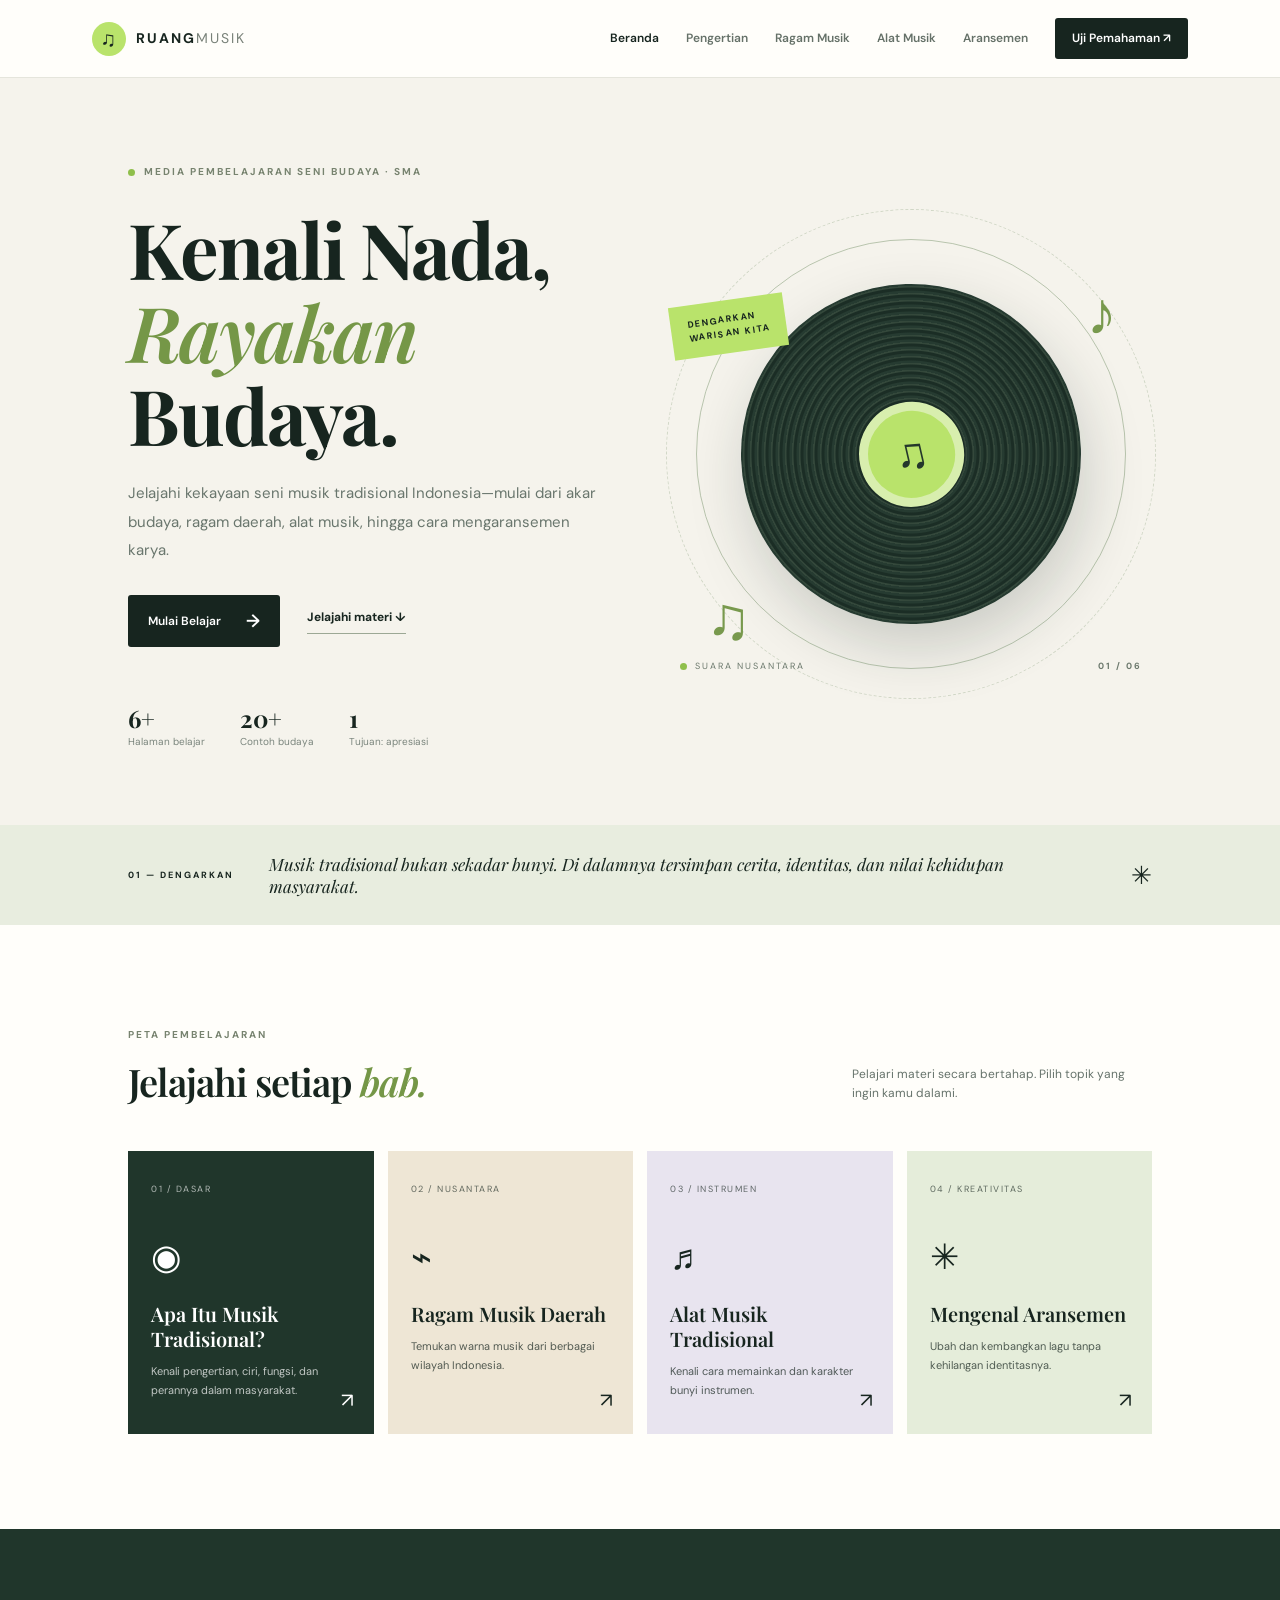
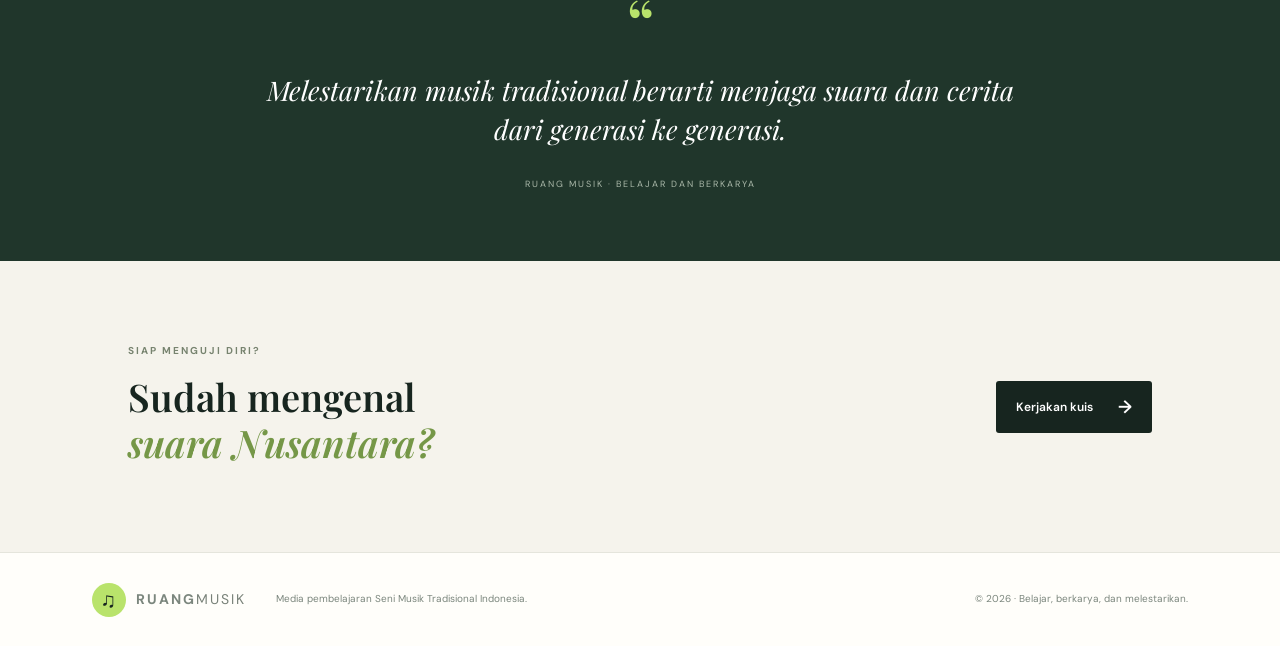
<file: index.html>
<!DOCTYPE html>
<html lang="id">
<head>
  <meta charset="UTF-8"><meta name="viewport" content="width=device-width, initial-scale=1.0">
  <title>Ruang Musik — Seni Musik Tradisional</title><link rel="stylesheet" href="style.css">
</head>
<body data-page="home">
<header class="topbar"><a class="brand" href="index.html"><span class="brand-mark">♫</span><span>RUANG<span class="brand-light">MUSIK</span></span></a><button class="menu-toggle" aria-label="Buka menu">☰</button><nav class="nav"><a class="active" href="index.html">Beranda</a><a href="pengertian.html">Pengertian</a><a href="ragam.html">Ragam Musik</a><a href="alat-musik.html">Alat Musik</a><a href="aransemen.html">Aransemen</a><a class="nav-cta" href="kuis.html">Uji Pemahaman ↗</a></nav></header>
<main>
<section class="hero">
  <div class="hero-copy"><span class="eyebrow"><i></i> MEDIA PEMBELAJARAN SENI BUDAYA · SMA</span><h1>Kenali Nada,<br><em>Rayakan</em> Budaya.</h1><p>Jelajahi kekayaan seni musik tradisional Indonesia—mulai dari akar budaya, ragam daerah, alat musik, hingga cara mengaransemen karya.</p><div class="hero-actions"><a class="btn btn-primary" href="pengertian.html">Mulai Belajar <span>→</span></a><a class="text-link" href="#jelajahi">Jelajahi materi <span>↓</span></a></div><div class="hero-meta"><div><strong>6+</strong><small>Halaman belajar</small></div><div><strong>20+</strong><small>Contoh budaya</small></div><div><strong>1</strong><small>Tujuan: apresiasi</small></div></div></div>
  <div class="hero-art"><div class="art-orbit orbit-one"></div><div class="art-orbit orbit-two"></div><div class="hero-disc"><div class="disc-center">♫</div></div><div class="floating-note note-a">♪</div><div class="floating-note note-b">♫</div><div class="art-caption"><span class="pulse"></span> SUARA NUSANTARA <b>01 / 06</b></div><div class="art-sticker">DENGARKAN<br>WARISAN KITA</div></div>
</section>
<section class="intro-strip"><span>01 — DENGARKAN</span><p>Musik tradisional bukan sekadar bunyi. Di dalamnya tersimpan cerita, identitas, dan nilai kehidupan masyarakat.</p><span class="strip-symbol">✳</span></section>
<section class="section" id="jelajahi"><div class="section-heading"><div><span class="eyebrow">PETA PEMBELAJARAN</span><h2>Jelajahi setiap <em>bab.</em></h2></div><p>Pelajari materi secara bertahap. Pilih topik yang ingin kamu dalami.</p></div>
<div class="chapter-grid">
<a class="chapter-card card-dark" href="pengertian.html"><span class="chapter-no">01 / DASAR</span><div class="chapter-icon">◉</div><h3>Apa Itu Musik Tradisional?</h3><p>Kenali pengertian, ciri, fungsi, dan perannya dalam masyarakat.</p><span class="card-arrow">↗</span></a>
<a class="chapter-card card-sand" href="ragam.html"><span class="chapter-no">02 / NUSANTARA</span><div class="chapter-icon">⌁</div><h3>Ragam Musik Daerah</h3><p>Temukan warna musik dari berbagai wilayah Indonesia.</p><span class="card-arrow">↗</span></a>
<a class="chapter-card card-lilac" href="alat-musik.html"><span class="chapter-no">03 / INSTRUMEN</span><div class="chapter-icon">♬</div><h3>Alat Musik Tradisional</h3><p>Kenali cara memainkan dan karakter bunyi instrumen.</p><span class="card-arrow">↗</span></a>
<a class="chapter-card card-green" href="aransemen.html"><span class="chapter-no">04 / KREATIVITAS</span><div class="chapter-icon">✳</div><h3>Mengenal Aransemen</h3><p>Ubah dan kembangkan lagu tanpa kehilangan identitasnya.</p><span class="card-arrow">↗</span></a>
</div></section>
<section class="quote-band"><span class="quote-mark">“</span><p>Melestarikan musik tradisional berarti menjaga suara dan cerita dari generasi ke generasi.</p><span class="quote-credit">RUANG MUSIK · BELAJAR DAN BERKARYA</span></section>
<section class="bottom-cta"><div><span class="eyebrow">SIAP MENGUJI DIRI?</span><h2>Sudah mengenal<br><em>suara Nusantara?</em></h2></div><a class="btn btn-primary" href="kuis.html">Kerjakan kuis <span>→</span></a></section>
</main><footer><a class="brand" href="index.html"><span class="brand-mark">♫</span><span>RUANG<span class="brand-light">MUSIK</span></span></a><p>Media pembelajaran Seni Musik Tradisional Indonesia.</p><span>© 2026 · Belajar, berkarya, dan melestarikan.</span></footer><script src="script.js"></script></body></html>
</file>
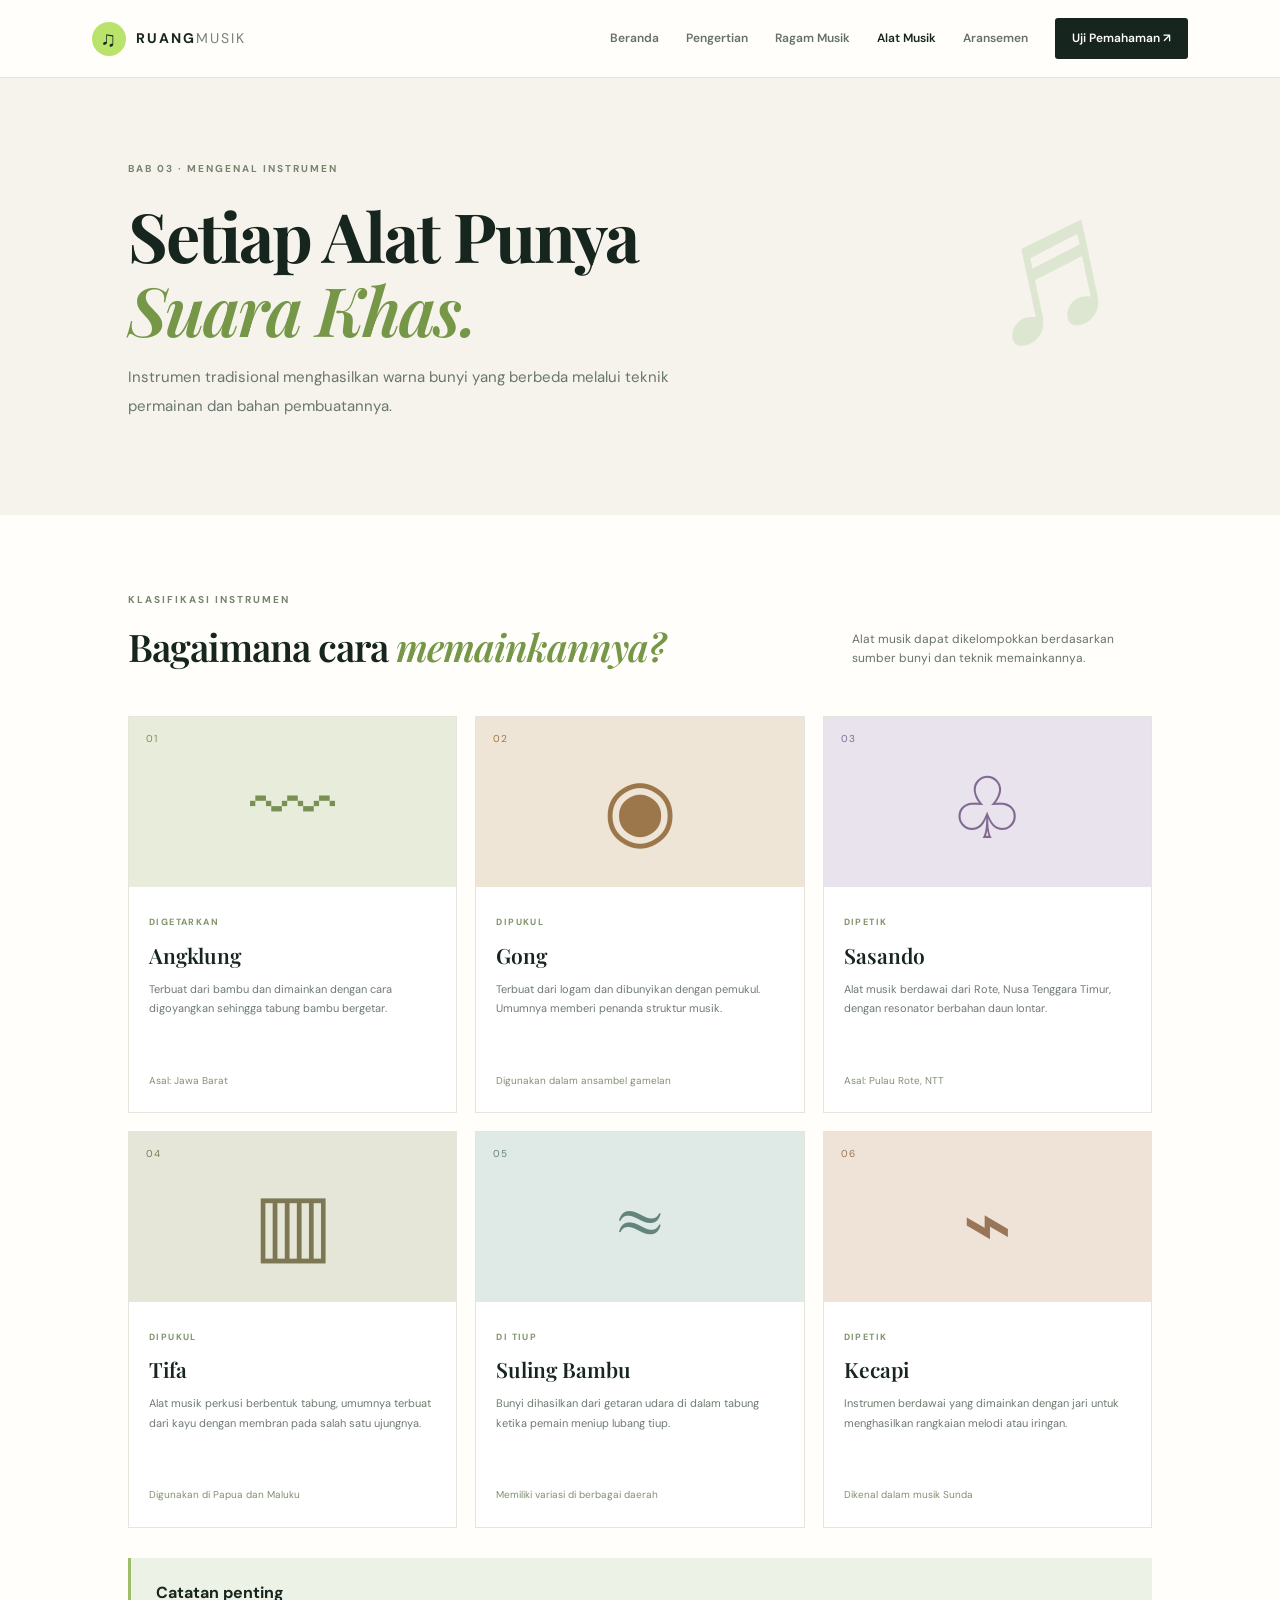
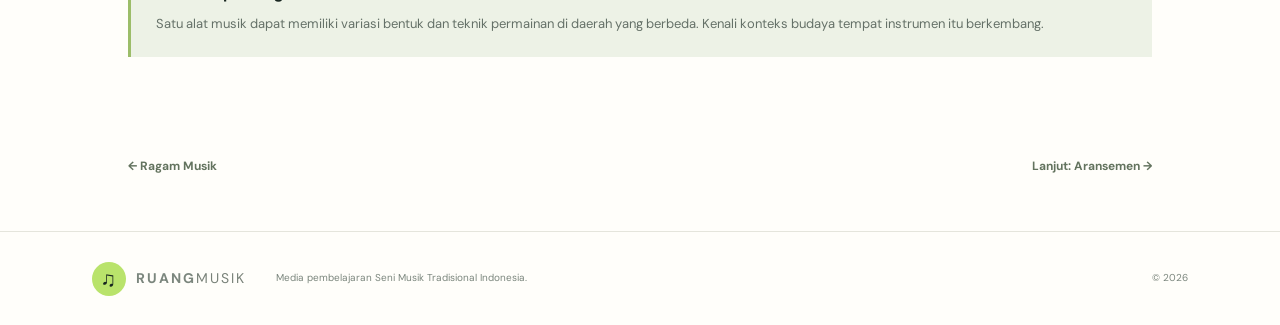
<file: alat-musik.html>
<!DOCTYPE html><html lang="id"><head><meta charset="UTF-8"><meta name="viewport" content="width=device-width, initial-scale=1.0"><title>Alat Musik — Ruang Musik</title><link rel="stylesheet" href="style.css"></head><body data-page="alat-musik"><header class="topbar"><a class="brand" href="index.html"><span class="brand-mark">♫</span><span>RUANG<span class="brand-light">MUSIK</span></span></a><button class="menu-toggle">☰</button><nav class="nav"><a href="index.html">Beranda</a><a href="pengertian.html">Pengertian</a><a href="ragam.html">Ragam Musik</a><a class="active" href="alat-musik.html">Alat Musik</a><a href="aransemen.html">Aransemen</a><a class="nav-cta" href="kuis.html">Uji Pemahaman ↗</a></nav></header><main class="inner-page"><section class="page-hero"><span class="eyebrow">BAB 03 · MENGENAL INSTRUMEN</span><h1>Setiap Alat Punya<br><em>Suara Khas.</em></h1><p>Instrumen tradisional menghasilkan warna bunyi yang berbeda melalui teknik permainan dan bahan pembuatannya.</p><div class="page-hero-shape">♬</div></section><section class="wide-content"><div class="section-heading"><div><span class="eyebrow">KLASIFIKASI INSTRUMEN</span><h2>Bagaimana cara <em>memainkannya?</em></h2></div><p>Alat musik dapat dikelompokkan berdasarkan sumber bunyi dan teknik memainkannya.</p></div><div class="instrument-grid"><article class="instrument-card"><div class="instrument-visual visual-angklung"><span>〰</span><b>01</b></div><div class="instrument-info"><span class="tag">DIGETARKAN</span><h3>Angklung</h3><p>Terbuat dari bambu dan dimainkan dengan cara digoyangkan sehingga tabung bambu bergetar.</p><small>Asal: Jawa Barat</small></div></article><article class="instrument-card"><div class="instrument-visual visual-gamelan"><span>◉</span><b>02</b></div><div class="instrument-info"><span class="tag">DIPUKUL</span><h3>Gong</h3><p>Terbuat dari logam dan dibunyikan dengan pemukul. Umumnya memberi penanda struktur musik.</p><small>Digunakan dalam ansambel gamelan</small></div></article><article class="instrument-card"><div class="instrument-visual visual-sasando"><span>♧</span><b>03</b></div><div class="instrument-info"><span class="tag">DIPETIK</span><h3>Sasando</h3><p>Alat musik berdawai dari Rote, Nusa Tenggara Timur, dengan resonator berbahan daun lontar.</p><small>Asal: Pulau Rote, NTT</small></div></article><article class="instrument-card"><div class="instrument-visual visual-tifa"><span>▥</span><b>04</b></div><div class="instrument-info"><span class="tag">DIPUKUL</span><h3>Tifa</h3><p>Alat musik perkusi berbentuk tabung, umumnya terbuat dari kayu dengan membran pada salah satu ujungnya.</p><small>Digunakan di Papua dan Maluku</small></div></article><article class="instrument-card"><div class="instrument-visual visual-suling"><span>≈</span><b>05</b></div><div class="instrument-info"><span class="tag">DI TIUP</span><h3>Suling Bambu</h3><p>Bunyi dihasilkan dari getaran udara di dalam tabung ketika pemain meniup lubang tiup.</p><small>Memiliki variasi di berbagai daerah</small></div></article><article class="instrument-card"><div class="instrument-visual visual-kecapi"><span>⌁</span><b>06</b></div><div class="instrument-info"><span class="tag">DIPETIK</span><h3>Kecapi</h3><p>Instrumen berdawai yang dimainkan dengan jari untuk menghasilkan rangkaian melodi atau iringan.</p><small>Dikenal dalam musik Sunda</small></div></article></div><div class="note-box"><b>Catatan penting</b><p>Satu alat musik dapat memiliki variasi bentuk dan teknik permainan di daerah yang berbeda. Kenali konteks budaya tempat instrumen itu berkembang.</p></div></section><div class="page-nav"><a href="ragam.html">← Ragam Musik</a><a href="aransemen.html">Lanjut: Aransemen →</a></div></main><footer><a class="brand" href="index.html"><span class="brand-mark">♫</span><span>RUANG<span class="brand-light">MUSIK</span></span></a><p>Media pembelajaran Seni Musik Tradisional Indonesia.</p><span>© 2026</span></footer><script src="script.js"></script></body></html>
</file>
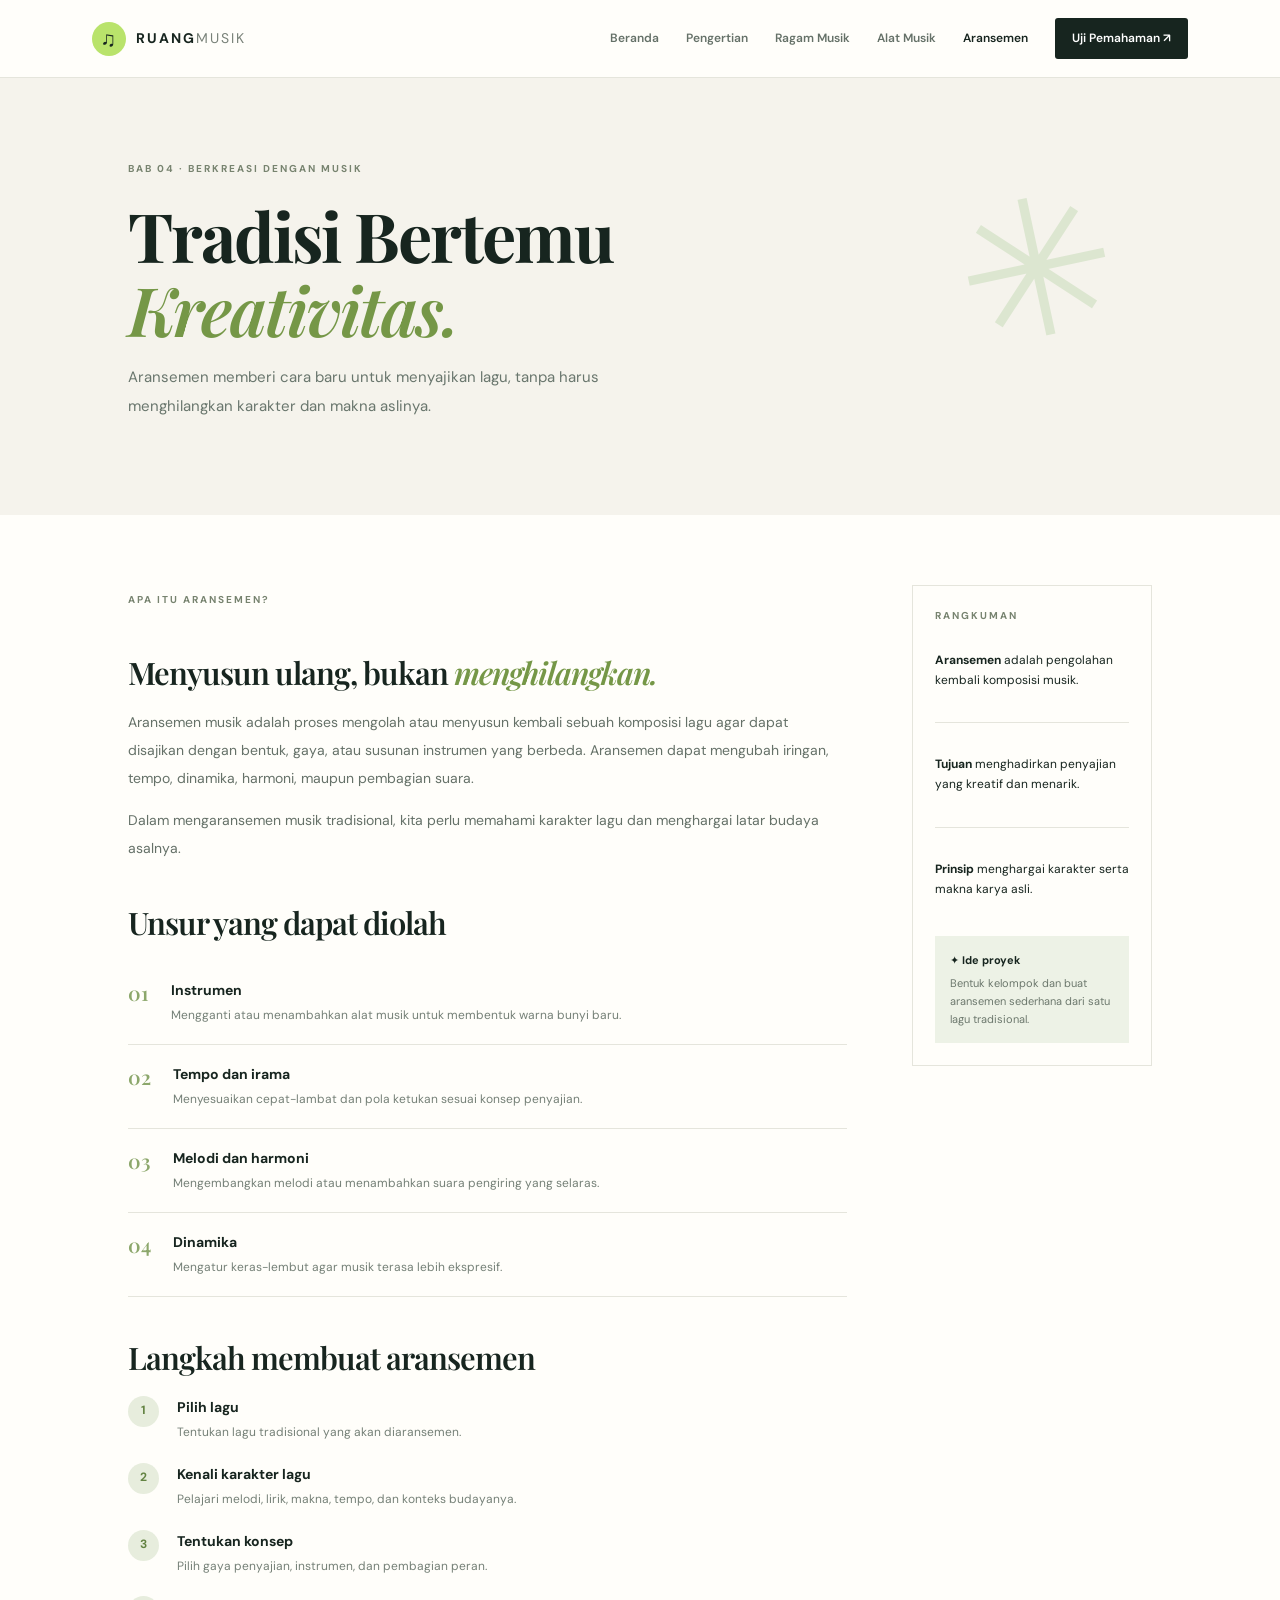
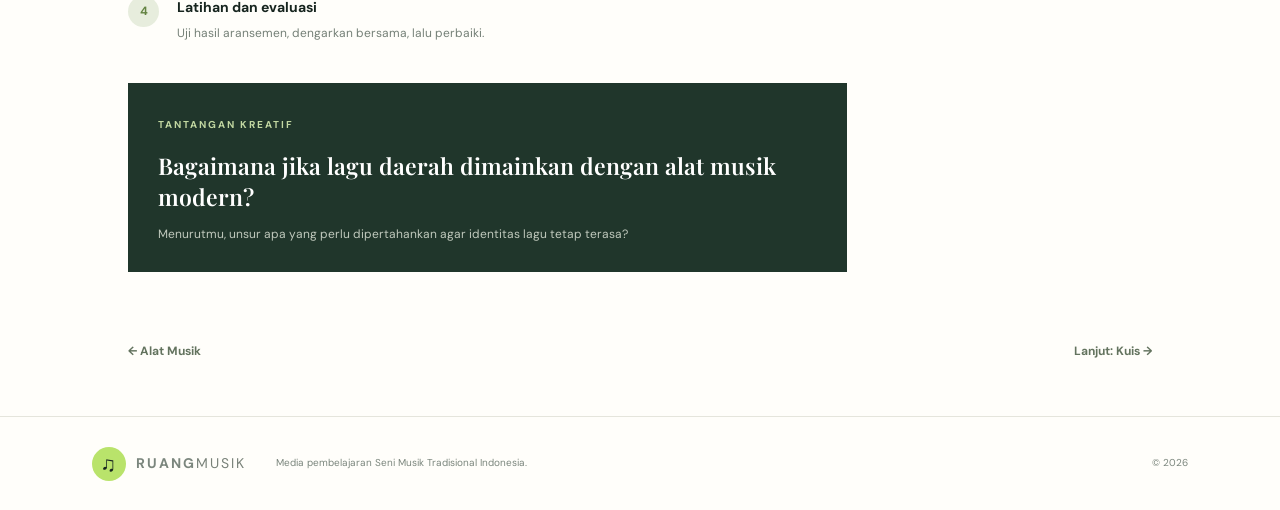
<file: aransemen.html>
<!DOCTYPE html><html lang="id"><head><meta charset="UTF-8"><meta name="viewport" content="width=device-width, initial-scale=1.0"><title>Aransemen — Ruang Musik</title><link rel="stylesheet" href="style.css"></head><body data-page="aransemen"><header class="topbar"><a class="brand" href="index.html"><span class="brand-mark">♫</span><span>RUANG<span class="brand-light">MUSIK</span></span></a><button class="menu-toggle">☰</button><nav class="nav"><a href="index.html">Beranda</a><a href="pengertian.html">Pengertian</a><a href="ragam.html">Ragam Musik</a><a href="alat-musik.html">Alat Musik</a><a class="active" href="aransemen.html">Aransemen</a><a class="nav-cta" href="kuis.html">Uji Pemahaman ↗</a></nav></header><main class="inner-page"><section class="page-hero"><span class="eyebrow">BAB 04 · BERKREASI DENGAN MUSIK</span><h1>Tradisi Bertemu<br><em>Kreativitas.</em></h1><p>Aransemen memberi cara baru untuk menyajikan lagu, tanpa harus menghilangkan karakter dan makna aslinya.</p><div class="page-hero-shape">✳</div></section><div class="content-layout"><article class="article"><span class="eyebrow">APA ITU ARANSEMEN?</span><h2>Menyusun ulang, bukan <em>menghilangkan.</em></h2><p>Aransemen musik adalah proses mengolah atau menyusun kembali sebuah komposisi lagu agar dapat disajikan dengan bentuk, gaya, atau susunan instrumen yang berbeda. Aransemen dapat mengubah iringan, tempo, dinamika, harmoni, maupun pembagian suara.</p><p>Dalam mengaransemen musik tradisional, kita perlu memahami karakter lagu dan menghargai latar budaya asalnya.</p><h2>Unsur yang dapat diolah</h2><div class="feature-list"><div><b>01</b><section><h3>Instrumen</h3><p>Mengganti atau menambahkan alat musik untuk membentuk warna bunyi baru.</p></section></div><div><b>02</b><section><h3>Tempo dan irama</h3><p>Menyesuaikan cepat-lambat dan pola ketukan sesuai konsep penyajian.</p></section></div><div><b>03</b><section><h3>Melodi dan harmoni</h3><p>Mengembangkan melodi atau menambahkan suara pengiring yang selaras.</p></section></div><div><b>04</b><section><h3>Dinamika</h3><p>Mengatur keras-lembut agar musik terasa lebih ekspresif.</p></section></div></div><h2>Langkah membuat aransemen</h2><div class="steps"><div><span>1</span><section><h3>Pilih lagu</h3><p>Tentukan lagu tradisional yang akan diaransemen.</p></section></div><div><span>2</span><section><h3>Kenali karakter lagu</h3><p>Pelajari melodi, lirik, makna, tempo, dan konteks budayanya.</p></section></div><div><span>3</span><section><h3>Tentukan konsep</h3><p>Pilih gaya penyajian, instrumen, dan pembagian peran.</p></section></div><div><span>4</span><section><h3>Latihan dan evaluasi</h3><p>Uji hasil aransemen, dengarkan bersama, lalu perbaiki.</p></section></div></div><div class="reflection"><span class="eyebrow">TANTANGAN KREATIF</span><h3>Bagaimana jika lagu daerah dimainkan dengan alat musik modern?</h3><p>Menurutmu, unsur apa yang perlu dipertahankan agar identitas lagu tetap terasa?</p></div></article><aside class="side-card"><span class="eyebrow">RANGKUMAN</span><p><b>Aransemen</b> adalah pengolahan kembali komposisi musik.</p><hr><p><b>Tujuan</b> menghadirkan penyajian yang kreatif dan menarik.</p><hr><p><b>Prinsip</b> menghargai karakter serta makna karya asli.</p><div class="side-tip">✦ <b>Ide proyek</b><p>Bentuk kelompok dan buat aransemen sederhana dari satu lagu tradisional.</p></div></aside></div><div class="page-nav"><a href="alat-musik.html">← Alat Musik</a><a href="kuis.html">Lanjut: Kuis →</a></div></main><footer><a class="brand" href="index.html"><span class="brand-mark">♫</span><span>RUANG<span class="brand-light">MUSIK</span></span></a><p>Media pembelajaran Seni Musik Tradisional Indonesia.</p><span>© 2026</span></footer><script src="script.js"></script></body></html>
</file>
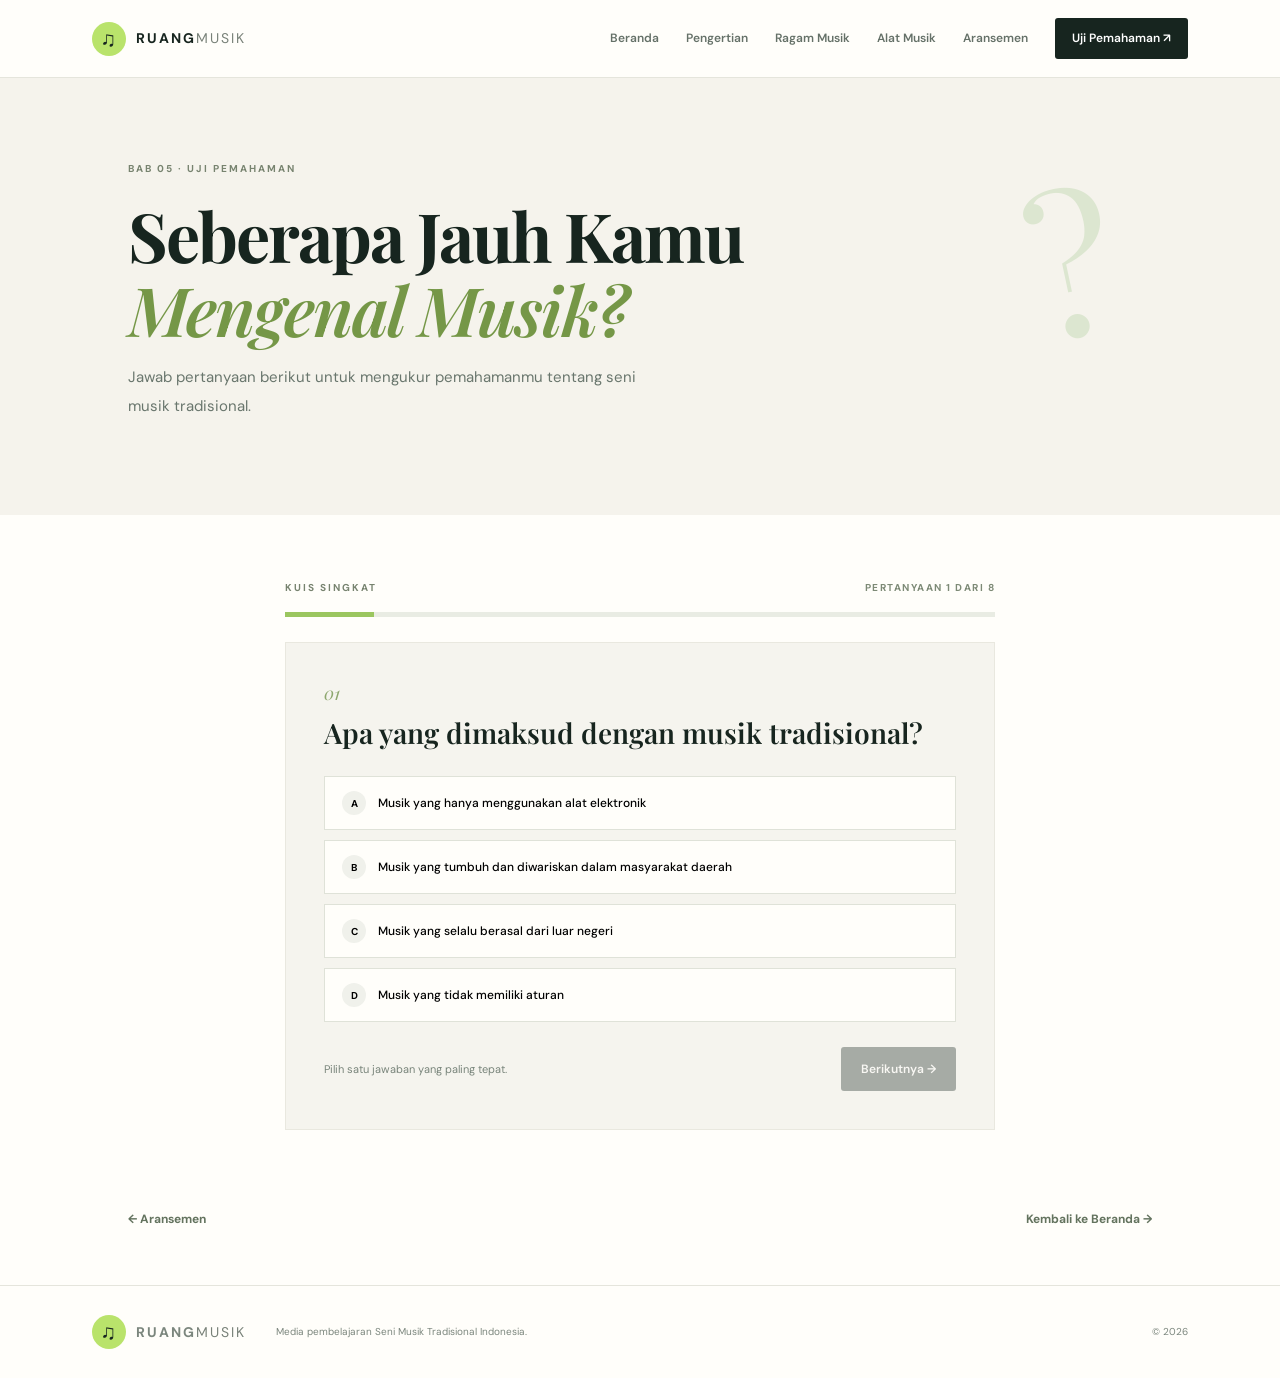
<file: kuis.html>
<!DOCTYPE html><html lang="id"><head><meta charset="UTF-8"><meta name="viewport" content="width=device-width, initial-scale=1.0"><title>Kuis — Ruang Musik</title><link rel="stylesheet" href="style.css"></head><body data-page="kuis"><header class="topbar"><a class="brand" href="index.html"><span class="brand-mark">♫</span><span>RUANG<span class="brand-light">MUSIK</span></span></a><button class="menu-toggle">☰</button><nav class="nav"><a href="index.html">Beranda</a><a href="pengertian.html">Pengertian</a><a href="ragam.html">Ragam Musik</a><a href="alat-musik.html">Alat Musik</a><a href="aransemen.html">Aransemen</a><a class="nav-cta active" href="kuis.html">Uji Pemahaman ↗</a></nav></header><main class="inner-page"><section class="page-hero"><span class="eyebrow">BAB 05 · UJI PEMAHAMAN</span><h1>Seberapa Jauh Kamu<br><em>Mengenal Musik?</em></h1><p>Jawab pertanyaan berikut untuk mengukur pemahamanmu tentang seni musik tradisional.</p><div class="page-hero-shape">?</div></section><section class="quiz-wrap"><div class="quiz-top"><span class="eyebrow">KUIS SINGKAT</span><span id="progress-label">PERTANYAAN 1 DARI 8</span></div><div class="progress"><span id="progress-bar"></span></div><div id="quiz-card" class="quiz-card"><div class="question-number" id="question-number">01</div><h2 id="question">Memuat pertanyaan...</h2><div id="answers" class="answers"></div><div class="quiz-footer"><span id="feedback">Pilih satu jawaban yang paling tepat.</span><button id="next-btn" class="btn btn-primary" disabled>Berikutnya →</button></div></div><div id="result" class="result-card hidden"><div class="result-icon">♫</div><span class="eyebrow">KUIS SELESAI</span><h2 id="result-title">Kerja bagus!</h2><p id="result-text"></p><div class="score" id="score">0/8</div><button class="btn btn-primary" id="restart-btn">Ulangi kuis ↻</button><a class="text-link" href="index.html">Kembali ke beranda →</a></div></section><div class="page-nav"><a href="aransemen.html">← Aransemen</a><a href="index.html">Kembali ke Beranda →</a></div></main><footer><a class="brand" href="index.html"><span class="brand-mark">♫</span><span>RUANG<span class="brand-light">MUSIK</span></span></a><p>Media pembelajaran Seni Musik Tradisional Indonesia.</p><span>© 2026</span></footer><script src="script.js"></script></body></html>
</file>
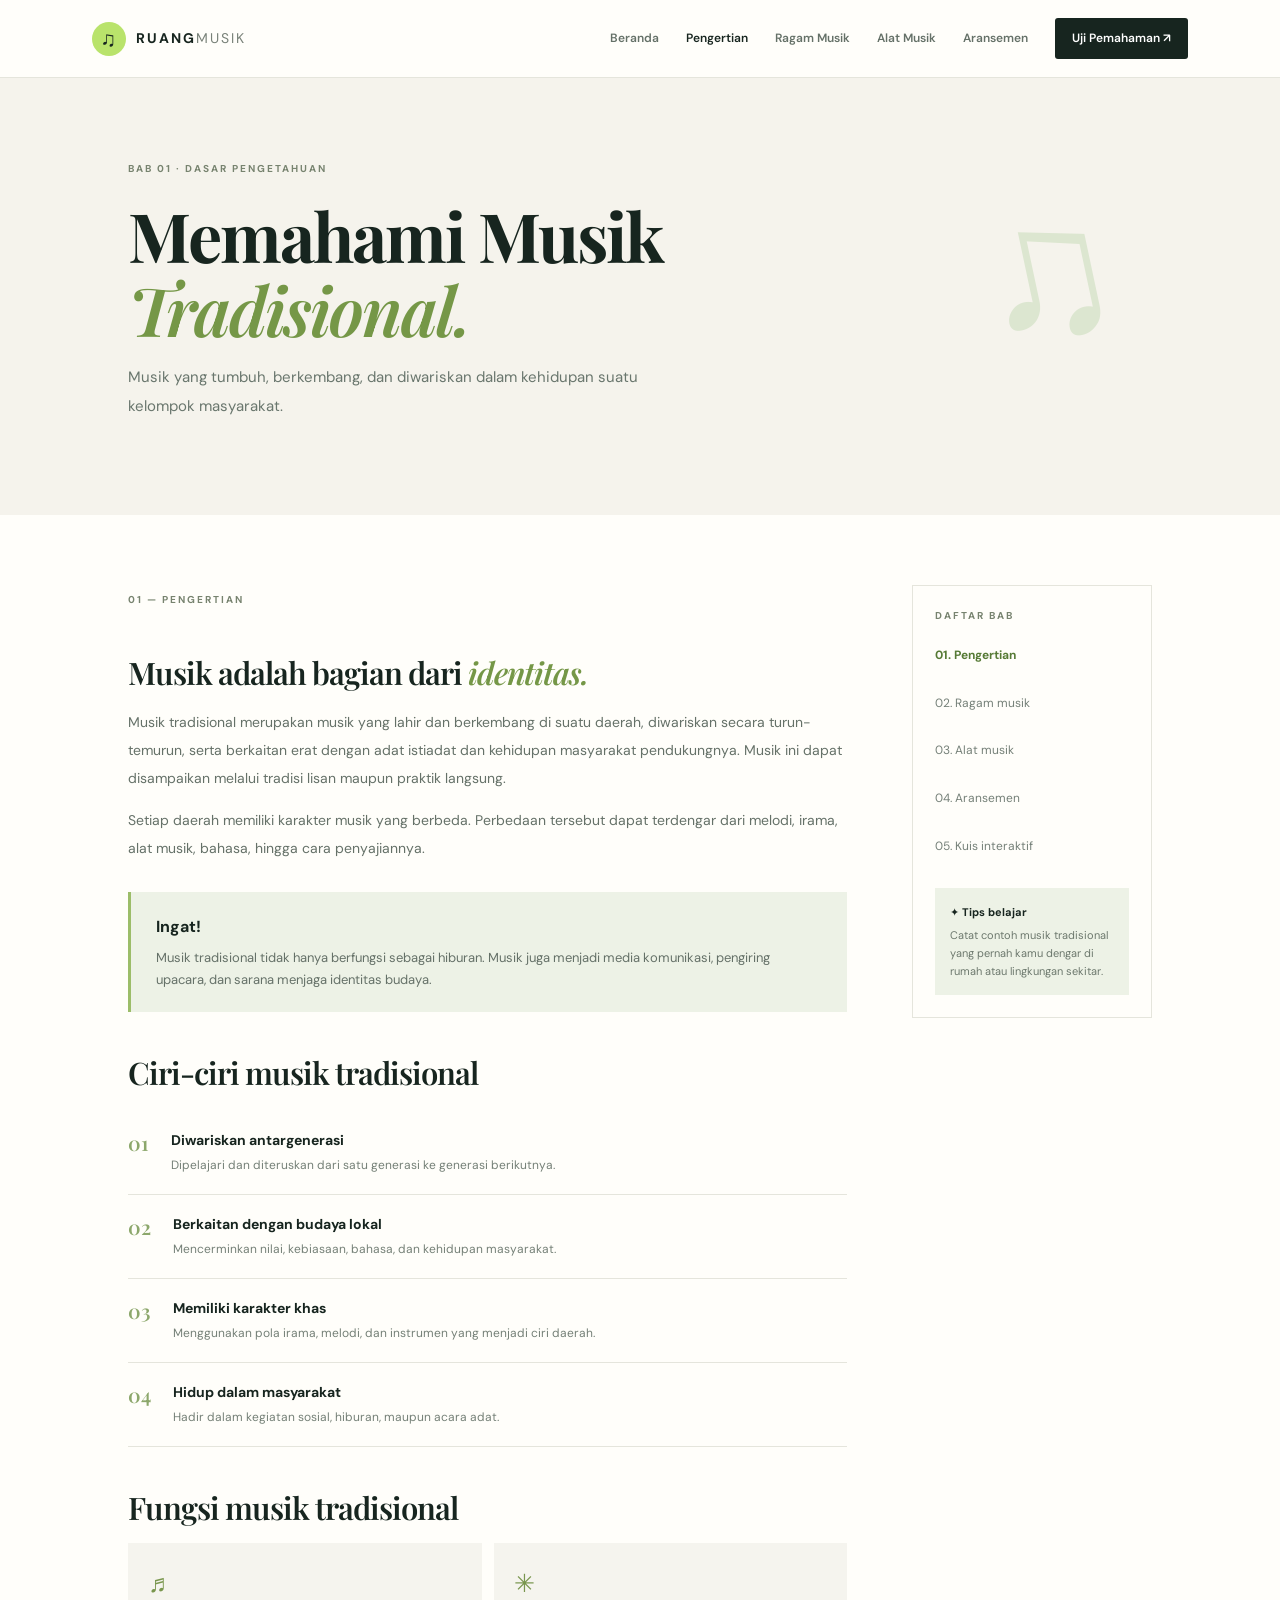
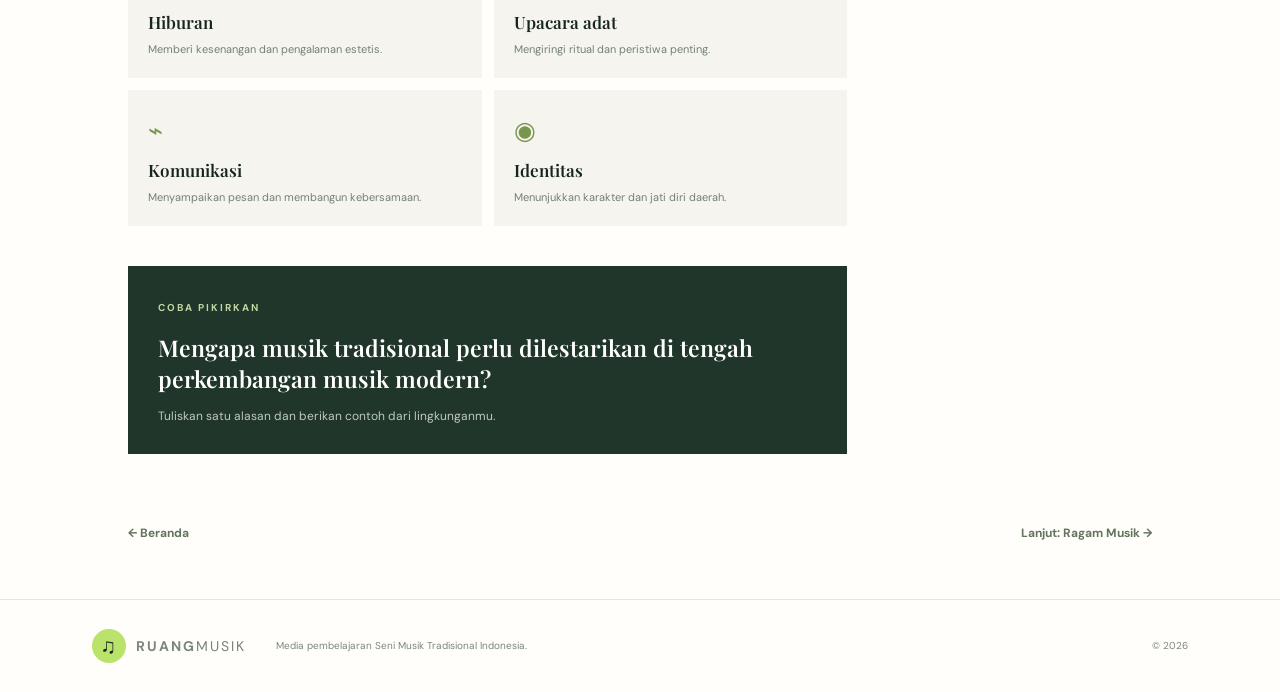
<file: pengertian.html>
<!DOCTYPE html><html lang="id"><head><meta charset="UTF-8"><meta name="viewport" content="width=device-width, initial-scale=1.0"><title>Pengertian — Ruang Musik</title><link rel="stylesheet" href="style.css"></head><body data-page="pengertian"><header class="topbar"><a class="brand" href="index.html"><span class="brand-mark">♫</span><span>RUANG<span class="brand-light">MUSIK</span></span></a><button class="menu-toggle">☰</button><nav class="nav"><a href="index.html">Beranda</a><a class="active" href="pengertian.html">Pengertian</a><a href="ragam.html">Ragam Musik</a><a href="alat-musik.html">Alat Musik</a><a href="aransemen.html">Aransemen</a><a class="nav-cta" href="kuis.html">Uji Pemahaman ↗</a></nav></header><main class="inner-page"><section class="page-hero"><span class="eyebrow">BAB 01 · DASAR PENGETAHUAN</span><h1>Memahami Musik<br><em>Tradisional.</em></h1><p>Musik yang tumbuh, berkembang, dan diwariskan dalam kehidupan suatu kelompok masyarakat.</p><div class="page-hero-shape">♫</div></section><div class="content-layout"><article class="article"><span class="eyebrow">01 — PENGERTIAN</span><h2>Musik adalah bagian dari <em>identitas.</em></h2><p>Musik tradisional merupakan musik yang lahir dan berkembang di suatu daerah, diwariskan secara turun-temurun, serta berkaitan erat dengan adat istiadat dan kehidupan masyarakat pendukungnya. Musik ini dapat disampaikan melalui tradisi lisan maupun praktik langsung.</p><p>Setiap daerah memiliki karakter musik yang berbeda. Perbedaan tersebut dapat terdengar dari melodi, irama, alat musik, bahasa, hingga cara penyajiannya.</p><div class="note-box"><b>Ingat!</b><p>Musik tradisional tidak hanya berfungsi sebagai hiburan. Musik juga menjadi media komunikasi, pengiring upacara, dan sarana menjaga identitas budaya.</p></div><h2>Ciri-ciri musik tradisional</h2><div class="feature-list"><div><b>01</b><section><h3>Diwariskan antargenerasi</h3><p>Dipelajari dan diteruskan dari satu generasi ke generasi berikutnya.</p></section></div><div><b>02</b><section><h3>Berkaitan dengan budaya lokal</h3><p>Mencerminkan nilai, kebiasaan, bahasa, dan kehidupan masyarakat.</p></section></div><div><b>03</b><section><h3>Memiliki karakter khas</h3><p>Menggunakan pola irama, melodi, dan instrumen yang menjadi ciri daerah.</p></section></div><div><b>04</b><section><h3>Hidup dalam masyarakat</h3><p>Hadir dalam kegiatan sosial, hiburan, maupun acara adat.</p></section></div></div><h2>Fungsi musik tradisional</h2><div class="mini-grid"><div class="mini-card"><span>♬</span><h3>Hiburan</h3><p>Memberi kesenangan dan pengalaman estetis.</p></div><div class="mini-card"><span>✳</span><h3>Upacara adat</h3><p>Mengiringi ritual dan peristiwa penting.</p></div><div class="mini-card"><span>⌁</span><h3>Komunikasi</h3><p>Menyampaikan pesan dan membangun kebersamaan.</p></div><div class="mini-card"><span>◉</span><h3>Identitas</h3><p>Menunjukkan karakter dan jati diri daerah.</p></div></div><div class="reflection"><span class="eyebrow">COBA PIKIRKAN</span><h3>Mengapa musik tradisional perlu dilestarikan di tengah perkembangan musik modern?</h3><p>Tuliskan satu alasan dan berikan contoh dari lingkunganmu.</p></div></article><aside class="side-card"><span class="eyebrow">DAFTAR BAB</span><a class="side-active" href="pengertian.html">01. Pengertian</a><a href="ragam.html">02. Ragam musik</a><a href="alat-musik.html">03. Alat musik</a><a href="aransemen.html">04. Aransemen</a><a href="kuis.html">05. Kuis interaktif</a><div class="side-tip">✦ <b>Tips belajar</b><p>Catat contoh musik tradisional yang pernah kamu dengar di rumah atau lingkungan sekitar.</p></div></aside></div><div class="page-nav"><a href="index.html">← Beranda</a><a href="ragam.html">Lanjut: Ragam Musik →</a></div></main><footer><a class="brand" href="index.html"><span class="brand-mark">♫</span><span>RUANG<span class="brand-light">MUSIK</span></span></a><p>Media pembelajaran Seni Musik Tradisional Indonesia.</p><span>© 2026</span></footer><script src="script.js"></script></body></html>
</file>
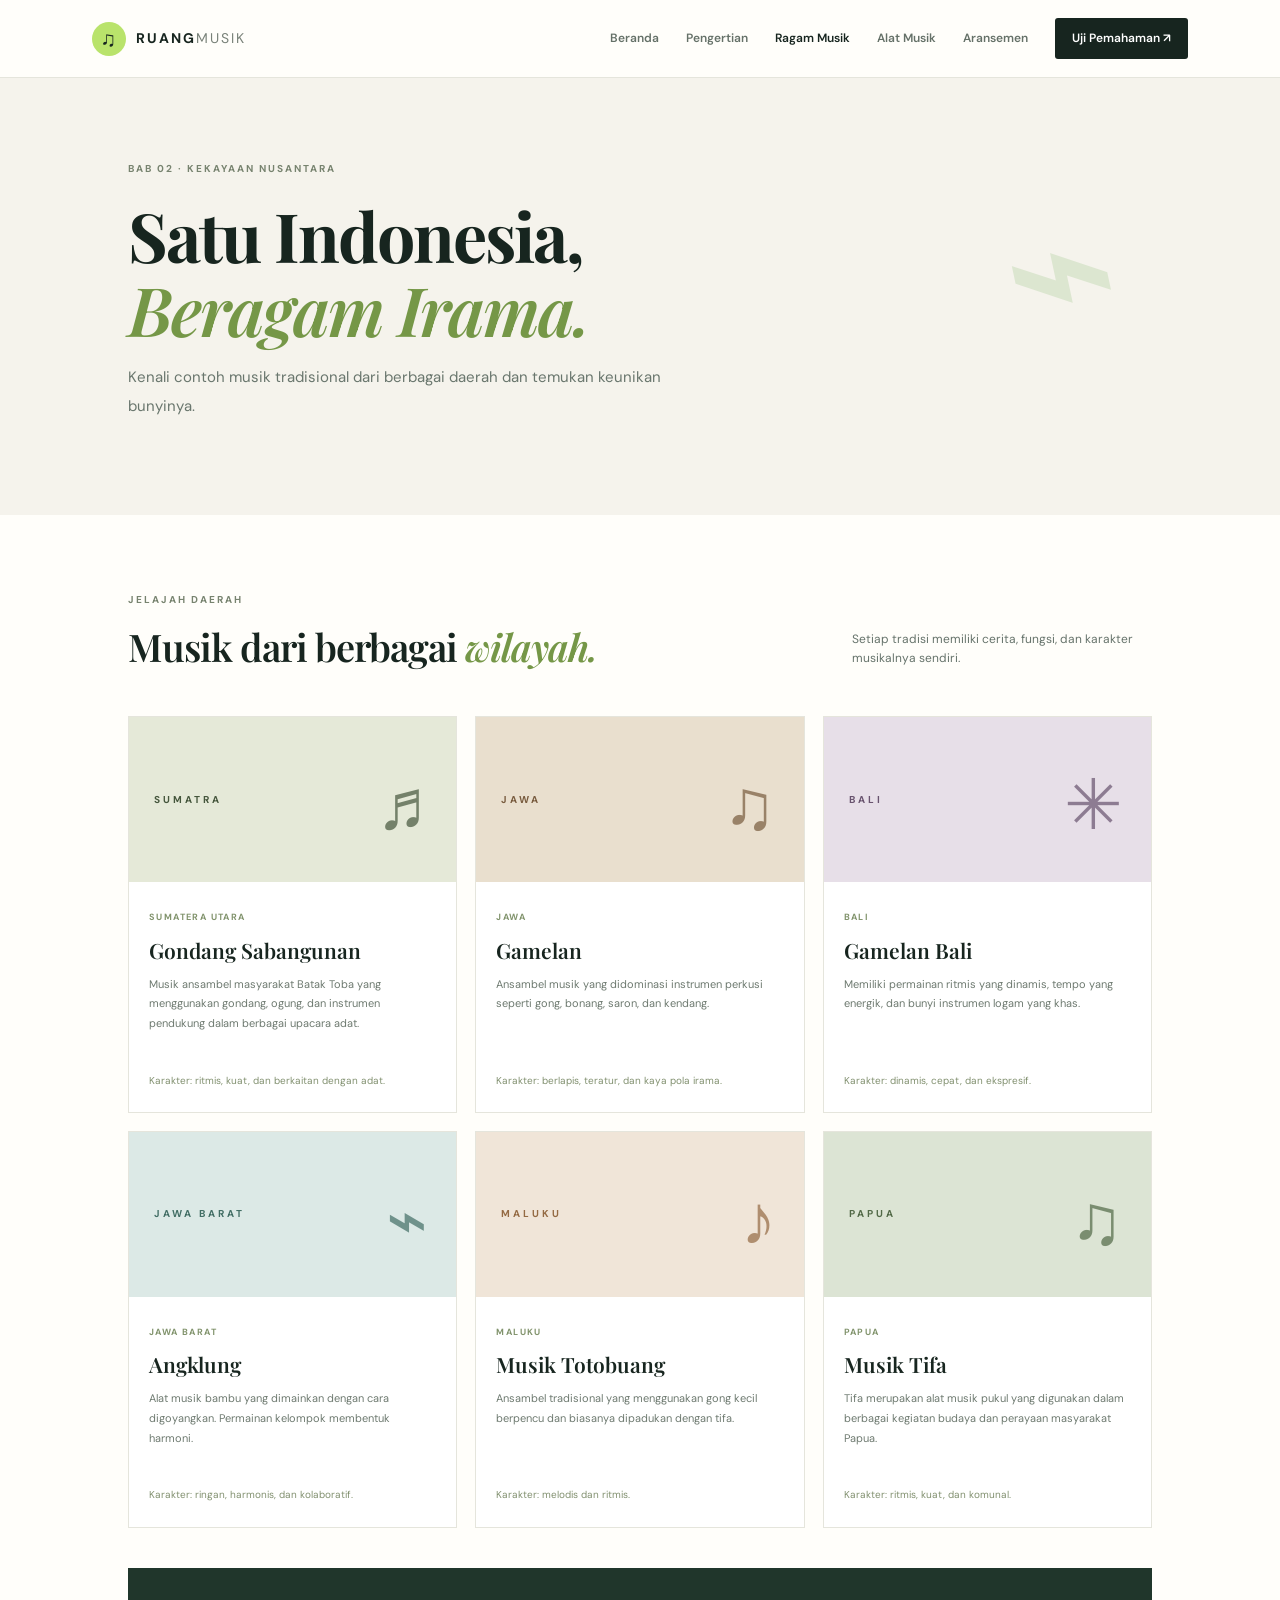
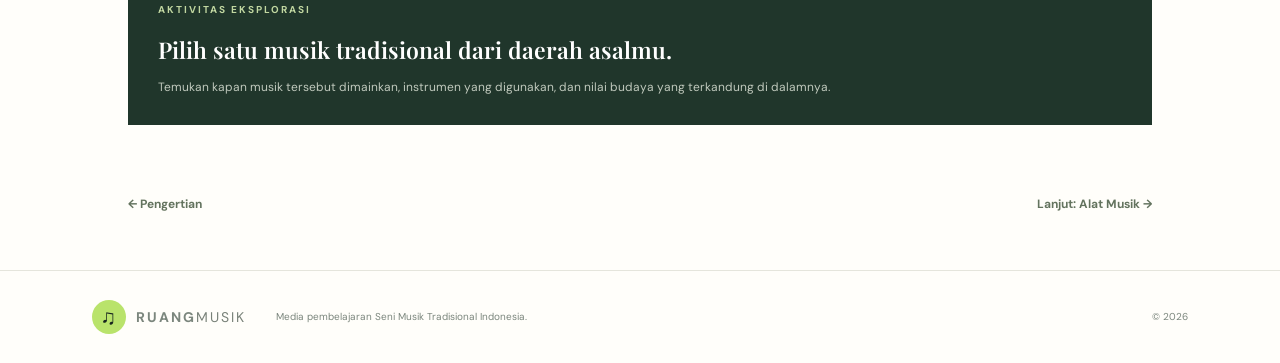
<file: ragam.html>
<!DOCTYPE html><html lang="id"><head><meta charset="UTF-8"><meta name="viewport" content="width=device-width, initial-scale=1.0"><title>Ragam Musik — Ruang Musik</title><link rel="stylesheet" href="style.css"></head><body data-page="ragam"><header class="topbar"><a class="brand" href="index.html"><span class="brand-mark">♫</span><span>RUANG<span class="brand-light">MUSIK</span></span></a><button class="menu-toggle">☰</button><nav class="nav"><a href="index.html">Beranda</a><a href="pengertian.html">Pengertian</a><a class="active" href="ragam.html">Ragam Musik</a><a href="alat-musik.html">Alat Musik</a><a href="aransemen.html">Aransemen</a><a class="nav-cta" href="kuis.html">Uji Pemahaman ↗</a></nav></header><main class="inner-page"><section class="page-hero"><span class="eyebrow">BAB 02 · KEKAYAAN NUSANTARA</span><h1>Satu Indonesia,<br><em>Beragam Irama.</em></h1><p>Kenali contoh musik tradisional dari berbagai daerah dan temukan keunikan bunyinya.</p><div class="page-hero-shape">⌁</div></section><section class="wide-content"><div class="section-heading"><div><span class="eyebrow">JELAJAH DAERAH</span><h2>Musik dari berbagai <em>wilayah.</em></h2></div><p>Setiap tradisi memiliki cerita, fungsi, dan karakter musikalnya sendiri.</p></div><div class="region-grid"><article class="region-card"><div class="region-art art-sumatra">SUMATRA <span>♬</span></div><div class="region-body"><span class="tag">SUMATERA UTARA</span><h3>Gondang Sabangunan</h3><p>Musik ansambel masyarakat Batak Toba yang menggunakan gondang, ogung, dan instrumen pendukung dalam berbagai upacara adat.</p><small>Karakter: ritmis, kuat, dan berkaitan dengan adat.</small></div></article><article class="region-card"><div class="region-art art-java">JAWA <span>♫</span></div><div class="region-body"><span class="tag">JAWA</span><h3>Gamelan</h3><p>Ansambel musik yang didominasi instrumen perkusi seperti gong, bonang, saron, dan kendang.</p><small>Karakter: berlapis, teratur, dan kaya pola irama.</small></div></article><article class="region-card"><div class="region-art art-bali">BALI <span>✳</span></div><div class="region-body"><span class="tag">BALI</span><h3>Gamelan Bali</h3><p>Memiliki permainan ritmis yang dinamis, tempo yang energik, dan bunyi instrumen logam yang khas.</p><small>Karakter: dinamis, cepat, dan ekspresif.</small></div></article><article class="region-card"><div class="region-art art-sunda">JAWA BARAT <span>⌁</span></div><div class="region-body"><span class="tag">JAWA BARAT</span><h3>Angklung</h3><p>Alat musik bambu yang dimainkan dengan cara digoyangkan. Permainan kelompok membentuk harmoni.</p><small>Karakter: ringan, harmonis, dan kolaboratif.</small></div></article><article class="region-card"><div class="region-art art-east">MALUKU <span>♪</span></div><div class="region-body"><span class="tag">MALUKU</span><h3>Musik Totobuang</h3><p>Ansambel tradisional yang menggunakan gong kecil berpencu dan biasanya dipadukan dengan tifa.</p><small>Karakter: melodis dan ritmis.</small></div></article><article class="region-card"><div class="region-art art-papua">PAPUA <span>♫</span></div><div class="region-body"><span class="tag">PAPUA</span><h3>Musik Tifa</h3><p>Tifa merupakan alat musik pukul yang digunakan dalam berbagai kegiatan budaya dan perayaan masyarakat Papua.</p><small>Karakter: ritmis, kuat, dan komunal.</small></div></article></div><div class="reflection"><span class="eyebrow">AKTIVITAS EKSPLORASI</span><h3>Pilih satu musik tradisional dari daerah asalmu.</h3><p>Temukan kapan musik tersebut dimainkan, instrumen yang digunakan, dan nilai budaya yang terkandung di dalamnya.</p></div></section><div class="page-nav"><a href="pengertian.html">← Pengertian</a><a href="alat-musik.html">Lanjut: Alat Musik →</a></div></main><footer><a class="brand" href="index.html"><span class="brand-mark">♫</span><span>RUANG<span class="brand-light">MUSIK</span></span></a><p>Media pembelajaran Seni Musik Tradisional Indonesia.</p><span>© 2026</span></footer><script src="script.js"></script></body></html>
</file>
<file: style.css>
@import url('https://fonts.googleapis.com/css2?family=DM+Sans:wght@400;500;600;700&family=Playfair+Display:ital,wght@0,600;0,700;1,600;1,700&display=swap');
:root{--ink:#17251f;--muted:#66736b;--cream:#f5f3ec;--paper:#fffefa;--green:#b9e36b;--line:#e5e5dc;--serif:'Playfair Display',Georgia,serif;--sans:'DM Sans',Arial,sans-serif}*{box-sizing:border-box}html{scroll-behavior:smooth}body{margin:0;background:var(--paper);color:var(--ink);font-family:var(--sans);line-height:1.65}a{color:inherit;text-decoration:none}.topbar{height:78px;padding:0 7.2%;display:flex;align-items:center;justify-content:space-between;background:rgba(255,254,250,.94);border-bottom:1px solid var(--line);position:sticky;top:0;z-index:10;backdrop-filter:blur(14px)}.brand{display:flex;align-items:center;gap:10px;font-weight:700;letter-spacing:2px;font-size:14px}.brand-mark{width:34px;height:34px;background:var(--green);display:grid;place-items:center;border-radius:50%;font-size:21px;color:var(--ink)}.brand-light{font-weight:400;color:#788178}.nav{display:flex;align-items:center;gap:27px;font-size:12px;font-weight:600;color:#657168}.nav a{transition:.2s}.nav a:hover,.nav a.active{color:var(--ink)}.nav-cta{background:var(--ink);color:white!important;padding:11px 17px;border-radius:3px}.menu-toggle{display:none;background:none;border:0;font-size:24px}.hero{min-height:600px;padding:80px 10% 75px;display:grid;grid-template-columns:1fr 1fr;gap:6%;align-items:center;background:var(--cream);overflow:hidden}.eyebrow{font-size:10px;letter-spacing:2px;font-weight:700;color:#77836f;display:inline-flex;align-items:center;gap:9px}.eyebrow i,.pulse{width:7px;height:7px;border-radius:50%;background:#8fbf4b;display:inline-block}.hero h1,.page-hero h1{font-family:var(--serif);font-size:clamp(48px,6vw,78px);line-height:1.08;letter-spacing:-2px;margin:23px 0}.hero h1 em,.page-hero h1 em,h2 em{color:#759747;font-weight:600}.hero-copy>p,.page-hero>p{max-width:470px;color:#69766d;font-size:15px;line-height:1.9}.hero-actions{display:flex;align-items:center;gap:27px;margin-top:30px}.btn{display:inline-flex;align-items:center;gap:25px;padding:14px 20px;border:0;border-radius:3px;font:600 12px var(--sans);cursor:pointer;transition:.2s}.btn:hover{transform:translateY(-2px)}.btn-primary{background:var(--ink);color:white}.btn-primary span{font-size:18px}.text-link{font-size:12px;font-weight:700;border-bottom:1px solid #9ca895;padding-bottom:5px}.hero-meta{display:flex;gap:35px;margin-top:55px}.hero-meta div{display:grid}.hero-meta strong{font:700 24px var(--serif)}.hero-meta small{font-size:10px;color:#7a857d}.hero-art{height:440px;position:relative;display:grid;place-items:center}.hero-disc{width:min(340px,75vw);aspect-ratio:1;border-radius:50%;background:repeating-radial-gradient(circle at center,#263b31 0 2px,#1b2d25 3px 5px,#34483b 6px 7px);box-shadow:0 25px 60px #17251f30;display:grid;place-items:center;transform:rotate(-13deg);z-index:1}.disc-center{width:105px;height:105px;background:var(--green);border:9px solid #d8eeae;border-radius:50%;display:grid;place-items:center;font-size:45px;color:#24372b}.art-orbit{position:absolute;border:1px solid #b9c5ae;border-radius:50%;width:430px;height:430px}.orbit-two{width:490px;height:490px;border-style:dashed;opacity:.6}.floating-note{position:absolute;z-index:2;font:60px var(--serif);color:#78994d}.note-a{top:35px;right:35px}.note-b{bottom:20px;left:35px}.art-caption{position:absolute;bottom:0;left:2%;right:2%;font-size:9px;letter-spacing:2px;color:#6c796d;display:flex;align-items:center;gap:8px}.art-caption b{margin-left:auto}.art-sticker{position:absolute;top:15%;left:0;z-index:2;background:var(--green);padding:13px 17px;font-size:9px;letter-spacing:1.5px;font-weight:700;line-height:1.5;transform:rotate(-8deg)}.intro-strip{padding:28px 10%;display:flex;align-items:center;gap:35px;background:#e8eddf}.intro-strip>span:first-child{font-size:9px;letter-spacing:2px;font-weight:700;white-space:nowrap}.intro-strip p{font:italic 17px var(--serif);margin:0;max-width:760px}.strip-symbol{margin-left:auto;font-size:25px}.section{padding:95px 10%}.section-heading{display:flex;justify-content:space-between;align-items:end;margin-bottom:35px;gap:30px}.section-heading h2,.article h2{font:600 38px/1.2 var(--serif);letter-spacing:-1px;margin:12px 0}.section-heading>p{max-width:300px;color:var(--muted);font-size:12px}.chapter-grid{display:grid;grid-template-columns:repeat(4,1fr);gap:14px}.chapter-card{min-height:280px;padding:23px;position:relative;transition:.25s}.chapter-card:hover,.region-card:hover,.instrument-card:hover{transform:translateY(-5px)}.card-dark{background:#20362b;color:#fff}.card-sand{background:#eee6d5}.card-lilac{background:#e8e4ef}.card-green{background:#e5edda}.chapter-no{font-size:9px;letter-spacing:1.5px;opacity:.65}.chapter-icon{font-size:35px;margin:28px 0 15px}.chapter-card h3{font:600 20px/1.25 var(--serif);margin:0 0 10px}.chapter-card p{font-size:11px;line-height:1.7;opacity:.72}.card-arrow{position:absolute;right:20px;bottom:17px;font-size:20px}.quote-band{background:#20362b;color:#fff;padding:65px 15%;text-align:center}.quote-mark{font:70px var(--serif);color:var(--green);line-height:.8}.quote-band p{font:italic 27px/1.45 var(--serif);max-width:750px;margin:12px auto 20px}.quote-credit{font-size:9px;letter-spacing:2px;color:#aab8a9}.bottom-cta{padding:75px 10%;display:flex;justify-content:space-between;align-items:center;background:var(--cream)}.bottom-cta h2{font:600 38px/1.2 var(--serif);margin:12px 0}.bottom-cta h2 em{color:#759747}footer{padding:28px 7.2%;display:flex;align-items:center;gap:30px;border-top:1px solid var(--line);font-size:10px;color:#7b867d}footer p{margin-right:auto}.inner-page{min-height:70vh}.page-hero{position:relative;overflow:hidden;background:var(--cream);padding:76px 10% 80px}.page-hero h1{font-size:clamp(44px,5.5vw,68px);margin:18px 0}.page-hero>p{max-width:550px}.page-hero-shape{position:absolute;right:13%;top:12%;font:190px var(--serif);color:#dce6d0;transform:rotate(-12deg)}.content-layout{display:grid;grid-template-columns:minmax(0,760px) 240px;gap:65px;padding:70px 10%;align-items:start}.article>p{font-size:14px;color:#657168;line-height:2}.article h2{font-size:31px;margin:42px 0 17px}.note-box{background:#edf2e6;padding:22px 25px;border-left:3px solid #9cbd69;margin:30px 0}.note-box p{font-size:13px;color:#657168;margin:7px 0 0}.feature-list{margin:20px 0}.feature-list>div{display:flex;gap:22px;padding:18px 0;border-bottom:1px solid var(--line)}.feature-list>div>b{font:600 20px var(--serif);color:#8ca76b}.feature-list h3,.steps h3{margin:0 0 4px;font-size:14px}.feature-list p,.steps p{margin:0;color:#758077;font-size:12px}.mini-grid{display:grid;grid-template-columns:repeat(2,1fr);gap:12px}.mini-card{background:#f5f4ee;padding:20px}.mini-card>span{font-size:25px;color:#79964e}.mini-card h3{font:600 17px var(--serif);margin:7px 0}.mini-card p{font-size:11px;color:#748078;margin:0}.reflection{background:#20362b;color:white;padding:27px 30px;margin-top:40px}.reflection .eyebrow{color:#c1d7a1}.reflection h3{font:600 23px/1.35 var(--serif);margin:13px 0}.reflection p{font-size:12px;color:#c0c9bd;margin:0}.side-card{position:sticky;top:105px;border:1px solid var(--line);padding:22px;display:grid;gap:14px;font-size:12px}.side-card>a{padding:7px 0;color:#758078}.side-card>a.side-active{color:#567a35;font-weight:700}.side-tip{background:#edf2e6;padding:15px;font-size:11px;margin-top:10px}.side-tip p{margin:5px 0 0;color:#6c786d}.side-card hr{border:0;border-top:1px solid var(--line);width:100%}.page-nav{padding:0 10% 55px;display:flex;justify-content:space-between;font-size:12px;font-weight:700;color:#63735e}.wide-content{padding:70px 10%}.region-grid,.instrument-grid{display:grid;grid-template-columns:repeat(3,1fr);gap:18px}.region-card,.instrument-card{border:1px solid var(--line);transition:.25s;background:white}.region-art{height:165px;display:flex;align-items:center;justify-content:space-between;padding:25px;font-size:10px;letter-spacing:3px;font-weight:700}.region-art span{font:70px var(--serif);opacity:.7}.art-sumatra{background:#e5e9d8;color:#45563c}.art-java{background:#e9dfce;color:#785b3e}.art-bali{background:#e7dfe8;color:#68536e}.art-sunda{background:#dce9e6;color:#426e65}.art-east{background:#f0e5d8;color:#946a43}.art-papua{background:#dce4d4;color:#526947}.region-body{padding:20px}.tag{font-size:9px;letter-spacing:1.4px;font-weight:700;color:#81936c}.region-body h3,.instrument-info h3{font:600 21px var(--serif);margin:7px 0}.region-body p,.instrument-info p{font-size:11px;color:#6e7a70;line-height:1.8;min-height:80px}.region-body small,.instrument-info small{font-size:10px;color:#81906f}.instrument-visual{height:170px;display:flex;align-items:center;justify-content:center;position:relative;font:85px var(--serif)}.instrument-visual b{position:absolute;top:15px;left:17px;font:10px var(--sans);letter-spacing:1px}.visual-angklung{background:#e8eddb;color:#7a8f54}.visual-gamelan{background:#eee5d6;color:#9b774b}.visual-sasando{background:#e9e3ed;color:#806a92}.visual-tifa{background:#e6e6d8;color:#7d7853}.visual-suling{background:#dfeae7;color:#62847b}.visual-kecapi{background:#efe3d8;color:#9a7658}.instrument-info{padding:20px}.instrument-info p{min-height:75px}.steps{display:grid;gap:20px;margin-top:20px}.steps>div{display:flex;gap:18px;align-items:flex-start}.steps>div>span{width:31px;height:31px;border-radius:50%;background:#e7eddd;color:#638342;display:grid;place-items:center;font-weight:700;font-size:12px;flex-shrink:0}.quiz-wrap{max-width:760px;margin:65px auto 80px;padding:0 25px}.quiz-top{display:flex;justify-content:space-between;font-size:10px;letter-spacing:1.5px;font-weight:700;color:#7d8a76}.progress{height:5px;background:#e9ece3;margin:15px 0 25px}.progress span{display:block;height:100%;width:12.5%;background:#9bc65f;transition:.3s}.quiz-card,.result-card{padding:38px;background:#f5f4ee;border:1px solid #e9e8df}.question-number{font:italic 18px var(--serif);color:#8da76e}.quiz-card h2,.result-card h2{font:600 28px/1.3 var(--serif);margin:10px 0 25px}.answers{display:grid;gap:10px}.answer{padding:14px 17px;border:1px solid #dfe2d8;background:#fffefa;text-align:left;font:500 12px var(--sans);cursor:pointer;display:flex;gap:12px;align-items:center}.answer:hover{border-color:#91ad6d}.answer.selected{border-color:#789b4c;background:#edf3e5}.answer.correct{border-color:#6b9d53;background:#e8f1df}.answer.wrong{border-color:#c98272;background:#f8e9e4}.answer b{width:24px;height:24px;border-radius:50%;display:grid;place-items:center;background:#f0f1eb;font-size:10px}.quiz-footer{display:flex;align-items:center;justify-content:space-between;margin-top:25px;gap:15px}.quiz-footer span{font-size:11px;color:#78847a}.quiz-footer button:disabled{opacity:.35;cursor:not-allowed}.result-card{text-align:center}.result-card .eyebrow{justify-content:center}.result-icon{font-size:45px;color:#7f9e55}.result-card h2{margin-bottom:5px}.result-card p{font-size:13px;color:#718075}.score{font:700 55px var(--serif);color:#78994d;margin:15px 0 25px}.result-card .text-link{display:table;margin:20px auto 0}.hidden{display:none}@media(max-width:950px){.nav{gap:13px}.nav a{font-size:10px}.hero{padding-left:7%;padding-right:7%}.chapter-grid{grid-template-columns:repeat(2,1fr)}.content-layout{padding-left:7%;padding-right:7%;gap:30px}.wide-content{padding-left:7%;padding-right:7%}}@media(max-width:700px){.topbar{height:66px;padding:0 6%}.menu-toggle{display:block}.nav{display:none;position:absolute;top:66px;left:0;right:0;background:#fffefa;padding:20px 6%;box-shadow:0 15px 25px #17251f12;flex-direction:column;align-items:stretch;gap:17px}.nav.open{display:flex}.nav a{font-size:12px}.nav-cta{text-align:center}.hero{grid-template-columns:1fr;padding:60px 7% 40px}.hero h1{font-size:57px}.hero-art{height:340px}.hero-disc{width:260px}.disc-center{width:82px;height:82px}.art-orbit{width:330px;height:330px}.orbit-two{width:360px;height:360px}.intro-strip{padding:25px 7%;gap:15px}.intro-strip p{font-size:14px}.intro-strip>span:first-child{font-size:8px}.section{padding:65px 7%}.section-heading{display:block}.section-heading>p{margin-top:10px}.chapter-grid{gap:9px}.chapter-card{padding:16px;min-height:250px}.chapter-card h3{font-size:17px}.chapter-card p{font-size:10px}.quote-band{padding:50px 8%}.quote-band p{font-size:22px}.bottom-cta{padding:55px 7%;gap:20px;align-items:flex-start;flex-direction:column}.page-hero{padding:55px 7%}.page-hero-shape{font-size:110px;right:5%;top:25%}.content-layout{display:flex;flex-direction:column;padding:50px 7%;gap:35px}.side-card{position:static;width:100%}.wide-content{padding:50px 7%}.region-grid,.instrument-grid{grid-template-columns:1fr 1fr;gap:10px}.region-art{height:120px;padding:15px}.region-art span{font-size:48px}.region-body{padding:14px}.region-body h3,.instrument-info h3{font-size:18px}.region-body p,.instrument-info p{font-size:10px;min-height:110px}.instrument-visual{height:130px;font-size:65px}.instrument-info{padding:14px}.page-nav{padding:0 7% 40px}footer{padding:25px 7%;flex-wrap:wrap;gap:10px}footer p{width:100%;order:3;margin:0}.quiz-wrap{margin:45px auto 60px;padding:0 7%}.quiz-card,.result-card{padding:23px}.quiz-card h2{font-size:23px}.quiz-footer{align-items:flex-start;flex-direction:column}.quiz-footer button{width:100%;justify-content:center}}@media(max-width:420px){.region-grid,.instrument-grid{grid-template-columns:1fr}.region-body p,.instrument-info p{min-height:0}.chapter-card{min-height:230px}.hero-meta{gap:22px}.hero-meta strong{font-size:21px}}
</file>
